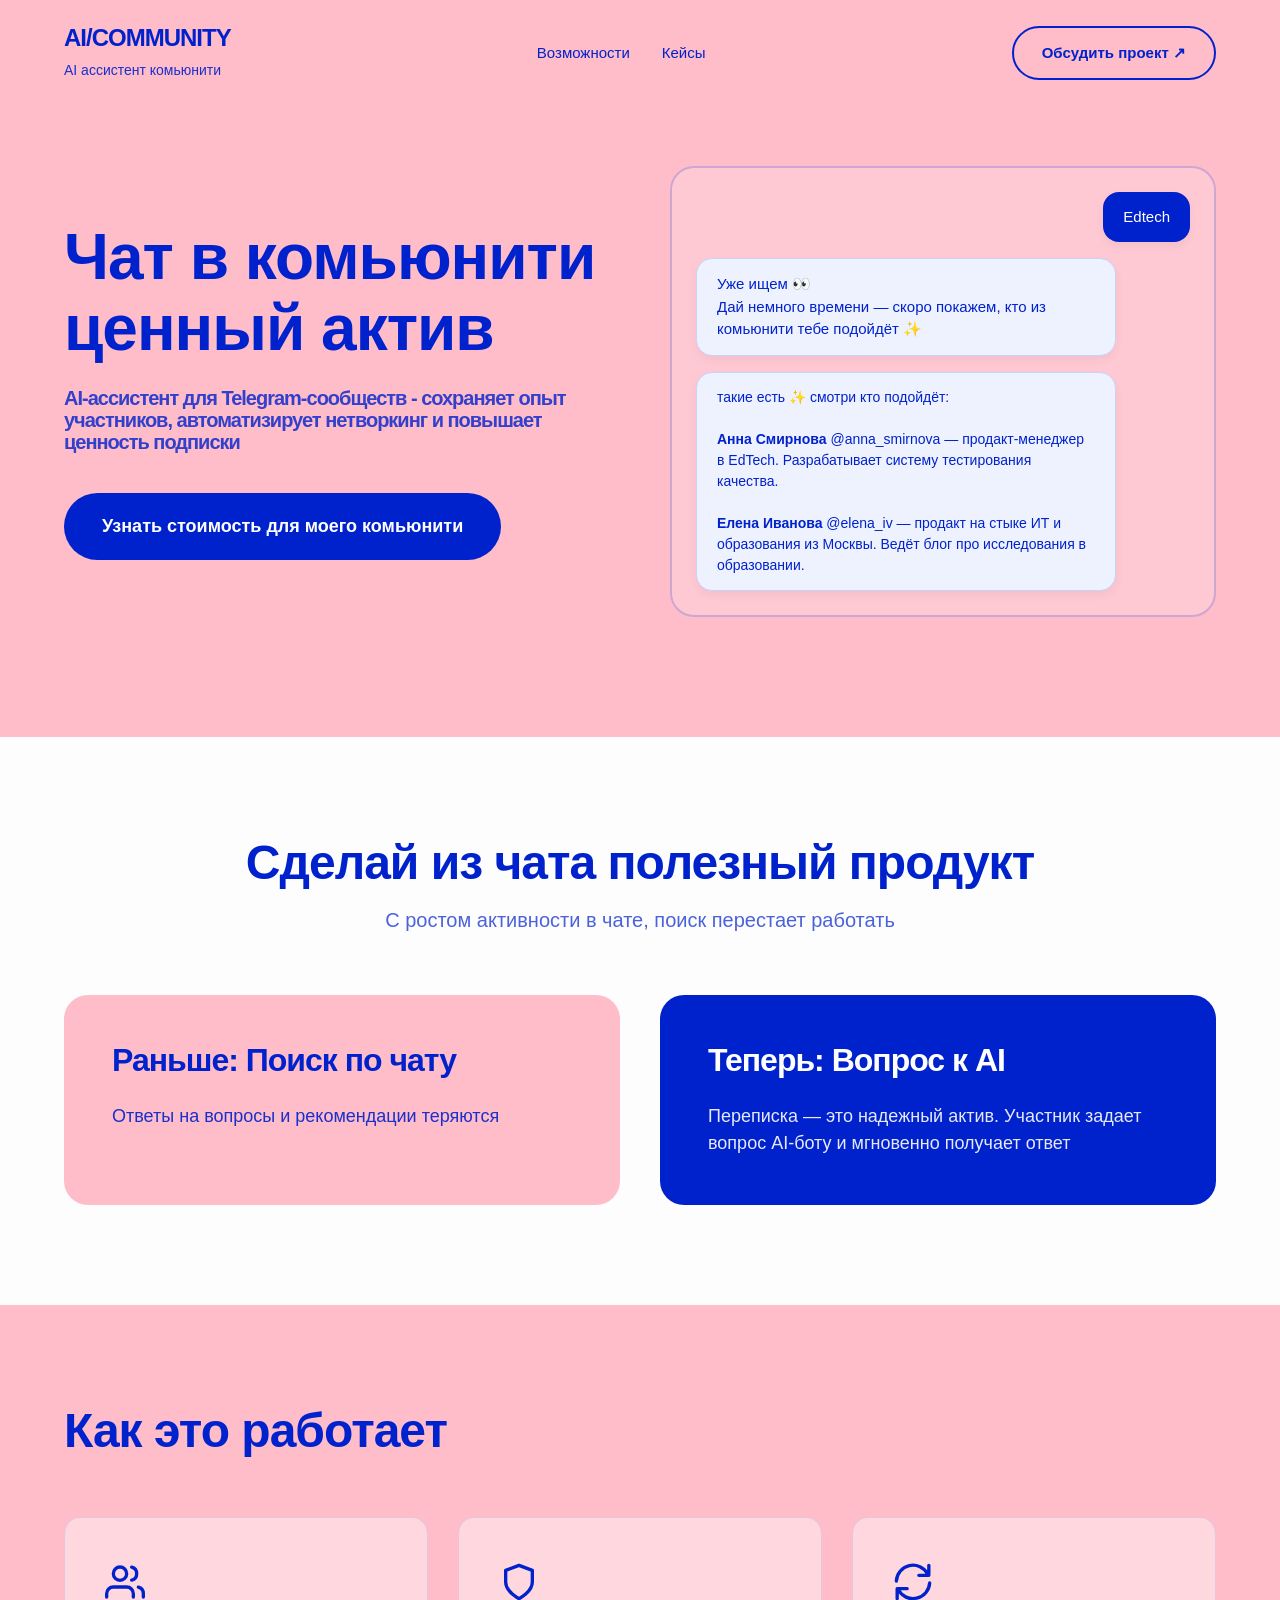
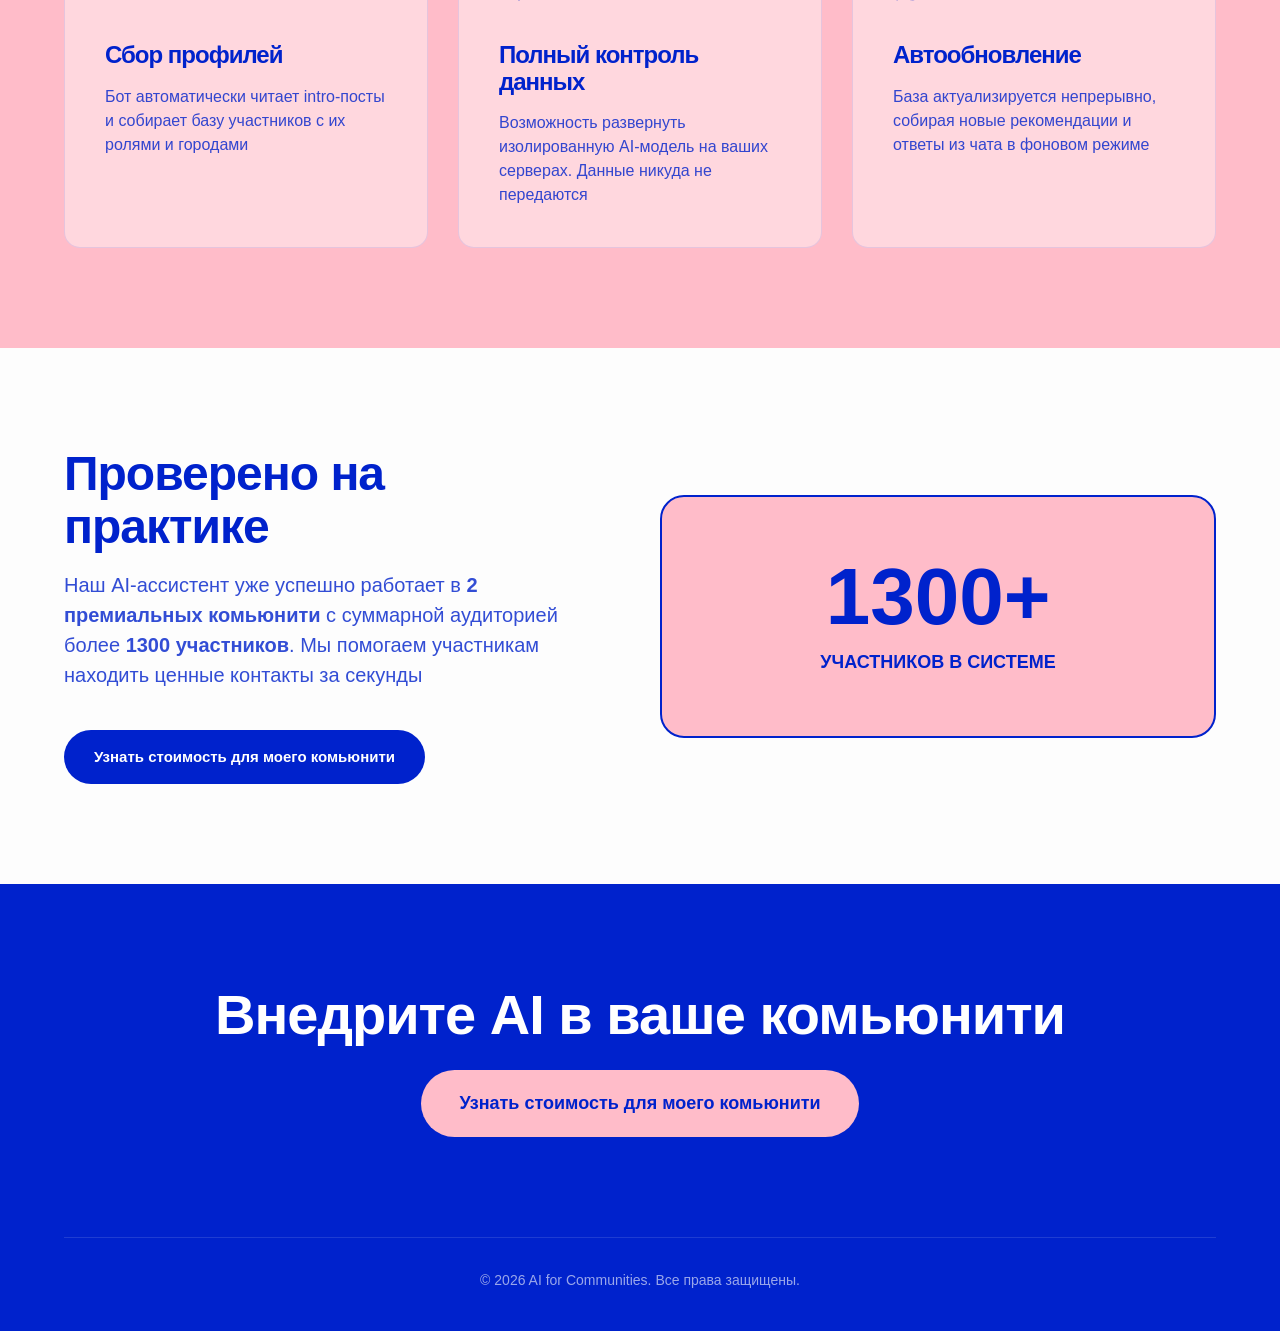
<file: index.html>
<!DOCTYPE html>
<html lang="ru">
<head>
    <meta charset="UTF-8">
    <meta name="viewport" content="width=device-width, initial-scale=1.0">
    <title>AI-ассистент для Telegram-комьюнити | Умная база знаний и нетворкинг</title>
    <meta name="description" content="AI-ассистент для Telegram-сообществ. Сохраните ценные контакты, автоматизируйте нетворкинг и превратите переписку в базу знаний.">
    <meta property="og:title" content="AI-ассистент для Telegram-комьюнити">
    <meta property="og:description" content="Сохраните ценные контакты, автоматизируйте нетворкинг и превратите переписку в базу знаний.">
    <meta property="og:type" content="website">
    <meta property="og:image" content="cover.png">
    <link rel="stylesheet" href="styles.css">
    <script type="application/ld+json">
    {
      "@context": "https://schema.org",
      "@graph": [
        {
          "@type": "SoftwareApplication",
          "name": "AI-ассистент для Telegram-комьюнити",
          "url": "https://ai-community-bot.web.app",
          "applicationCategory": "BusinessApplication",
          "operatingSystem": "Telegram",
          "description": "Умная база знаний и нетворкинг для Telegram-сообществ. Бот сохраняет опыт участников, собирает профили и автоматически отвечает на вопросы на базе переписки.",
          "featureList": [
            "Сбор профилей по intro-постам",
            "Умный поиск по истории чата",
            "Изолированная AI-модель на серверах клиента",
            "Автоматическое обновление базы знаний"
          ],
          "offers": {
            "@type": "Offer",
            "price": "0",
            "priceCurrency": "RUB"
          }
        },
        {
          "@type": "WebSite",
          "url": "https://ai-community-bot.web.app",
          "name": "AI/COMMUNITY - Ассистент для Telegram"
        }
      ]
    }
    </script>
    <!-- Yandex.Metrika counter -->
    <script type="text/javascript">
        (function(m,e,t,r,i,k,a){
            m[i]=m[i]||function(){(m[i].a=m[i].a||[]).push(arguments)};
            m[i].l=1*new Date();
            for (var j = 0; j < document.scripts.length; j++) {if (document.scripts[j].src === r) { return; }}
            k=e.createElement(t),a=e.getElementsByTagName(t)[0],k.async=1,k.src=r,a.parentNode.insertBefore(k,a)
        })(window, document,'script','https://mc.yandex.ru/metrika/tag.js?id=110487977', 'ym');

        ym(110487977, 'init', {ssr:true, webvisor:true, clickmap:true, ecommerce:"dataLayer", referrer: document.referrer, url: location.href, accurateTrackBounce:true, trackLinks:true});
    </script>
    <noscript><div><img src="https://mc.yandex.ru/watch/110487977" style="position:absolute; left:-9999px;" alt="" /></div></noscript>
    <!-- /Yandex.Metrika counter -->
</head>
<body>
    <!-- Navbar -->
    <nav class="navbar">
        <div class="container nav-container">
            <div class="logo" style="line-height: 1.2;">
                AI/COMMUNITY<br>
                <span style="font-size: 14px; font-weight: 500; letter-spacing: normal; text-transform: none; opacity: 0.9;">AI ассистент комьюнити</span>
            </div>
            <div class="nav-links">
                <a href="#features">Возможности</a>
                <a href="#cases">Кейсы</a>
            </div>
            <a href="https://t.me/katerina_n" target="_blank" class="btn btn-outline">Обсудить проект ↗</a>
        </div>
    </nav>

    <!-- Hero Section -->
    <header class="section hero bg-pink">
        <div class="container hero-container">
            <div class="hero-content">
                <h1 class="hero-title">Чат в комьюнити ценный актив</h1>
                <h2 class="hero-subtitle">AI-ассистент для Telegram-сообществ - сохраняет опыт участников, автоматизирует нетворкинг и повышает ценность подписки</h2>
                <div class="hero-actions">
                    <a href="https://t.me/katerina_n" target="_blank" class="btn btn-blue btn-large">Узнать стоимость для моего комьюнити</a>
                </div>
            </div>
            <div class="hero-image">
                <!-- Mockup of telegram bot -->
                <div class="chat-mockup hero-mockup">
                    <div class="chat-msg search" style="align-self: flex-end; font-family: inherit;">Edtech</div>
                    <div class="chat-msg bot">Уже ищем 👀<br>Дай немного времени — скоро покажем, кто из комьюнити тебе подойдёт ✨</div>
                    <div class="chat-msg bot" style="font-size: 14px;">
                        такие есть ✨ смотри кто подойдёт:<br><br>
                        <strong>Анна Смирнова</strong> @anna_smirnova — продакт-менеджер в EdTech. Разрабатывает систему тестирования качества.<br><br>
                        <strong>Елена Иванова</strong> @elena_iv — продакт на стыке ИТ и образования из Москвы. Ведёт блог про исследования в образовании.
                    </div>
                </div>
            </div>
        </div>
    </header>

    <!-- Problem / Solution Section -->
    <section id="problem" class="section bg-light">
        <div class="container">
            <div class="section-header center">
                <h2 class="section-title">Сделай из чата полезный продукт</h2>
                <p class="section-subtitle">С ростом активности в чате, поиск перестает работать</p>
            </div>
            
            <div class="grid-2">
                <div class="card card-pink">
                    <h3 class="card-title">Раньше: Поиск по чату</h3>
                    <p class="card-desc">Ответы на вопросы и рекомендации теряются</p>
                </div>
                
                <div class="card card-blue">
                    <h3 class="card-title">Теперь: Вопрос к AI</h3>
                    <p class="card-desc">Переписка — это надежный актив. Участник задает вопрос AI-боту и мгновенно получает ответ</p>
                </div>
            </div>
        </div>
    </section>

    <!-- Features Section -->
    <section id="features" class="section bg-pink">
        <div class="container">
            <div class="section-header">
                <h2 class="section-title">Как это работает</h2>
            </div>
            
            <div class="grid-3">
                <div class="feature-card">
                    <div class="feature-icon">
                        <svg width="40" height="40" viewBox="0 0 24 24" fill="none" stroke="currentColor" stroke-width="2" stroke-linecap="round" stroke-linejoin="round"><path d="M17 21v-2a4 4 0 0 0-4-4H5a4 4 0 0 0-4 4v2"></path><circle cx="9" cy="7" r="4"></circle><path d="M23 21v-2a4 4 0 0 0-3-3.87"></path><path d="M16 3.13a4 4 0 0 1 0 7.75"></path></svg>
                    </div>
                    <h3 class="feature-title">Сбор профилей</h3>
                    <p class="feature-desc">Бот автоматически читает intro-посты и собирает базу участников с их ролями и городами</p>
                </div>
                <div class="feature-card">
                    <div class="feature-icon">
                        <svg width="40" height="40" viewBox="0 0 24 24" fill="none" stroke="currentColor" stroke-width="2" stroke-linecap="round" stroke-linejoin="round"><path d="M12 22s8-4 8-10V5l-8-3-8 3v7c0 6 8 10 8 10z"></path></svg>
                    </div>
                    <h3 class="feature-title">Полный контроль данных</h3>
                    <p class="feature-desc">Возможность развернуть изолированную AI-модель на ваших серверах. Данные никуда не передаются</p>
                </div>
                <div class="feature-card">
                    <div class="feature-icon">
                        <svg width="40" height="40" viewBox="0 0 24 24" fill="none" stroke="currentColor" stroke-width="2" stroke-linecap="round" stroke-linejoin="round"><path d="M21.5 2v6h-6M2.5 22v-6h6M2 11.5a10 10 0 0 1 18.8-4.3M22 12.5a10 10 0 0 1-18.8 4.2"/></svg>
                    </div>
                    <h3 class="feature-title">Автообновление</h3>
                    <p class="feature-desc">База актуализируется непрерывно, собирая новые рекомендации и ответы из чата в фоновом режиме</p>
                </div>
            </div>
        </div>
    </section>

    <!-- Cases Section -->
    <section id="cases" class="section bg-light">
        <div class="container">
            <div class="grid-2 align-center">
                <div class="content-block">
                    <h2 class="section-title">Проверено на практике</h2>
                    <p class="section-desc">Наш AI-ассистент уже успешно работает в <strong>2 премиальных комьюнити</strong> с суммарной аудиторией более <strong>1300 участников</strong>. Мы помогаем участникам находить ценные контакты за секунды</p>
                    <a href="https://t.me/katerina_n" target="_blank" class="btn btn-blue">Узнать стоимость для моего комьюнити</a>
                </div>
                <div class="image-block">
                    <div class="stats-card">
                        <div class="stat-number">1300+</div>
                        <div class="stat-label">Участников в системе</div>
                    </div>
                </div>
            </div>
        </div>
    </section>

    <!-- Footer -->
    <footer class="section footer bg-blue">
        <div class="container center">
            <h2 class="footer-title">Внедрите AI в ваше комьюнити</h2>
            <a href="https://t.me/katerina_n" target="_blank" class="btn btn-pink btn-large">Узнать стоимость для моего комьюнити</a>
            
            <div class="footer-bottom">
                &copy; 2026 AI for Communities. Все права защищены.
            </div>
        </div>
    </footer>
</body>
</html>
</file>
<file: styles.css>
:root {
    --bg-pink: #ffbcc9;
    --brand-blue: #0022cc;
    --text-light: #ffffff;
    --bg-light: #fdfdfd;
    
    --radius-md: 16px;
    --radius-lg: 24px;
    --radius-full: 100px;
}

* {
    margin: 0;
    padding: 0;
    box-sizing: border-box;
}

html {
    scroll-behavior: smooth;
}

body {
    font-family: 'Helvetica Neue', Helvetica, Arial, sans-serif;
    color: var(--brand-blue);
    line-height: 1.5;
    background-color: var(--bg-light);
}

h1, h2, h3 {
    font-weight: 700;
    line-height: 1.1;
    letter-spacing: -1px;
}

a {
    text-decoration: none;
    color: inherit;
}

/* Layout */
.container {
    max-width: 1200px;
    margin: 0 auto;
    padding: 0 24px;
}

.section {
    padding: 100px 0;
}

.center {
    text-align: center;
}

/* Backgrounds */
.bg-pink {
    background-color: var(--bg-pink);
    color: var(--brand-blue);
}

.bg-blue {
    background-color: var(--brand-blue);
    color: var(--text-light);
}

.bg-light {
    background-color: var(--bg-light);
    color: var(--brand-blue);
}

/* Navbar */
.navbar {
    padding: 24px 0;
    background-color: var(--bg-pink);
}

.nav-container {
    display: flex;
    justify-content: space-between;
    align-items: center;
}

.logo {
    font-size: 24px;
    font-weight: 700;
    letter-spacing: -1px;
}

.nav-links {
    display: flex;
    gap: 32px;
    font-weight: 500;
    font-size: 15px;
}

.nav-links a:hover {
    opacity: 0.7;
}

/* Buttons */
.btn {
    display: inline-flex;
    align-items: center;
    justify-content: center;
    padding: 14px 28px;
    border-radius: var(--radius-full);
    font-weight: 600;
    font-size: 15px;
    transition: all 0.2s ease;
    cursor: pointer;
    border: 2px solid transparent;
}

.btn-large {
    padding: 18px 36px;
    font-size: 18px;
}

.btn-outline {
    border-color: var(--brand-blue);
    color: var(--brand-blue);
    background: transparent;
}

.btn-outline:hover {
    background: var(--brand-blue);
    color: var(--bg-pink);
}

.btn-blue {
    background-color: var(--brand-blue);
    color: #fff;
}

.btn-blue:hover {
    opacity: 0.9;
    transform: translateY(-2px);
}

.btn-pink {
    background-color: var(--bg-pink);
    color: var(--brand-blue);
}

.btn-pink:hover {
    opacity: 0.9;
    transform: translateY(-2px);
}

/* Hero Section */
.hero {
    padding-top: 60px;
    padding-bottom: 120px;
}

.hero-container {
    display: flex;
    align-items: center;
    gap: 60px;
}

.hero-content {
    flex: 1;
}

.hero-image {
    flex: 1;
}

.chip {
    display: inline-block;
    padding: 6px 16px;
    border: 1px solid var(--brand-blue);
    border-radius: var(--radius-full);
    font-size: 13px;
    font-weight: 600;
    letter-spacing: 1px;
    text-transform: uppercase;
    margin-bottom: 24px;
}

.hero-title {
    font-size: 64px;
    margin-bottom: 24px;
}

.hero-subtitle {
    font-size: 20px;
    margin-bottom: 40px;
    opacity: 0.8;
}

/* Chat Mockup */
.chat-mockup {
    background: rgba(255,255,255,0.2);
    border: 2px solid rgba(0, 34, 204, 0.2);
    border-radius: var(--radius-lg);
    padding: 24px;
    display: flex;
    flex-direction: column;
    gap: 16px;
}

.chat-msg {
    background: var(--bg-light);
    color: var(--brand-blue);
    padding: 14px 20px;
    border-radius: 16px;
    font-size: 15px;
    width: fit-content;
    max-width: 85%;
    box-shadow: 0 4px 10px rgba(0,0,0,0.05);
}

.chat-msg.search {
    background: var(--brand-blue);
    color: #fff;
    font-family: monospace;
}

.chat-msg.bot {
    background: #eef2ff;
    border: 1px solid #c7d2fe;
    align-self: flex-start;
}

/* Sections */
.section-header {
    margin-bottom: 60px;
}

.section-title {
    font-size: 48px;
    margin-bottom: 16px;
}

.section-subtitle {
    font-size: 20px;
    opacity: 0.7;
    max-width: 600px;
    margin: 0 auto;
}

/* Grids */
.grid-2 {
    display: grid;
    grid-template-columns: 1fr 1fr;
    gap: 40px;
}

.grid-3 {
    display: grid;
    grid-template-columns: repeat(3, 1fr);
    gap: 30px;
}

.align-center {
    align-items: center;
}

/* Cards */
.card {
    padding: 48px;
    border-radius: var(--radius-lg);
}

.card-pink {
    background-color: var(--bg-pink);
    color: var(--brand-blue);
}

.card-blue {
    background-color: var(--brand-blue);
    color: var(--text-light);
}

.card-title {
    font-size: 32px;
    margin-bottom: 24px;
}

.card-desc {
    font-size: 18px;
    opacity: 0.9;
}

/* Features */
.feature-card {
    background: rgba(255, 255, 255, 0.4);
    border: 1px solid rgba(0, 34, 204, 0.1);
    padding: 40px;
    border-radius: var(--radius-md);
}

.feature-icon {
    font-size: 40px;
    margin-bottom: 24px;
}

.feature-title {
    font-size: 24px;
    margin-bottom: 16px;
}

.feature-desc {
    font-size: 16px;
    opacity: 0.8;
}

/* Content Blocks */
.content-block {
    padding-right: 40px;
}

.section-desc {
    font-size: 20px;
    margin-bottom: 40px;
    opacity: 0.8;
}

.stats-card {
    background: var(--bg-pink);
    padding: 60px;
    border-radius: var(--radius-lg);
    text-align: center;
    border: 2px solid var(--brand-blue);
}

.stat-number {
    font-size: 80px;
    font-weight: 700;
    line-height: 1;
    margin-bottom: 12px;
}

.stat-label {
    font-size: 18px;
    font-weight: 600;
    text-transform: uppercase;
}

/* Footer */
.footer {
    padding: 100px 0 40px;
}

.footer-title {
    font-size: 56px;
    margin-bottom: 24px;
}

.footer-desc {
    font-size: 24px;
    margin-bottom: 48px;
    opacity: 0.9;
}

.footer-bottom {
    margin-top: 100px;
    padding-top: 32px;
    border-top: 1px solid rgba(255,255,255,0.2);
    font-size: 14px;
    opacity: 0.6;
}

/* Responsive */
@media (max-width: 992px) {
    .hero-container, .grid-2, .grid-3 {
        grid-template-columns: 1fr;
        flex-direction: column;
    }
    .hero-title {
        font-size: 48px;
    }
    .content-block {
        padding-right: 0;
    }
    .nav-links {
        display: none;
    }
}
</file>
